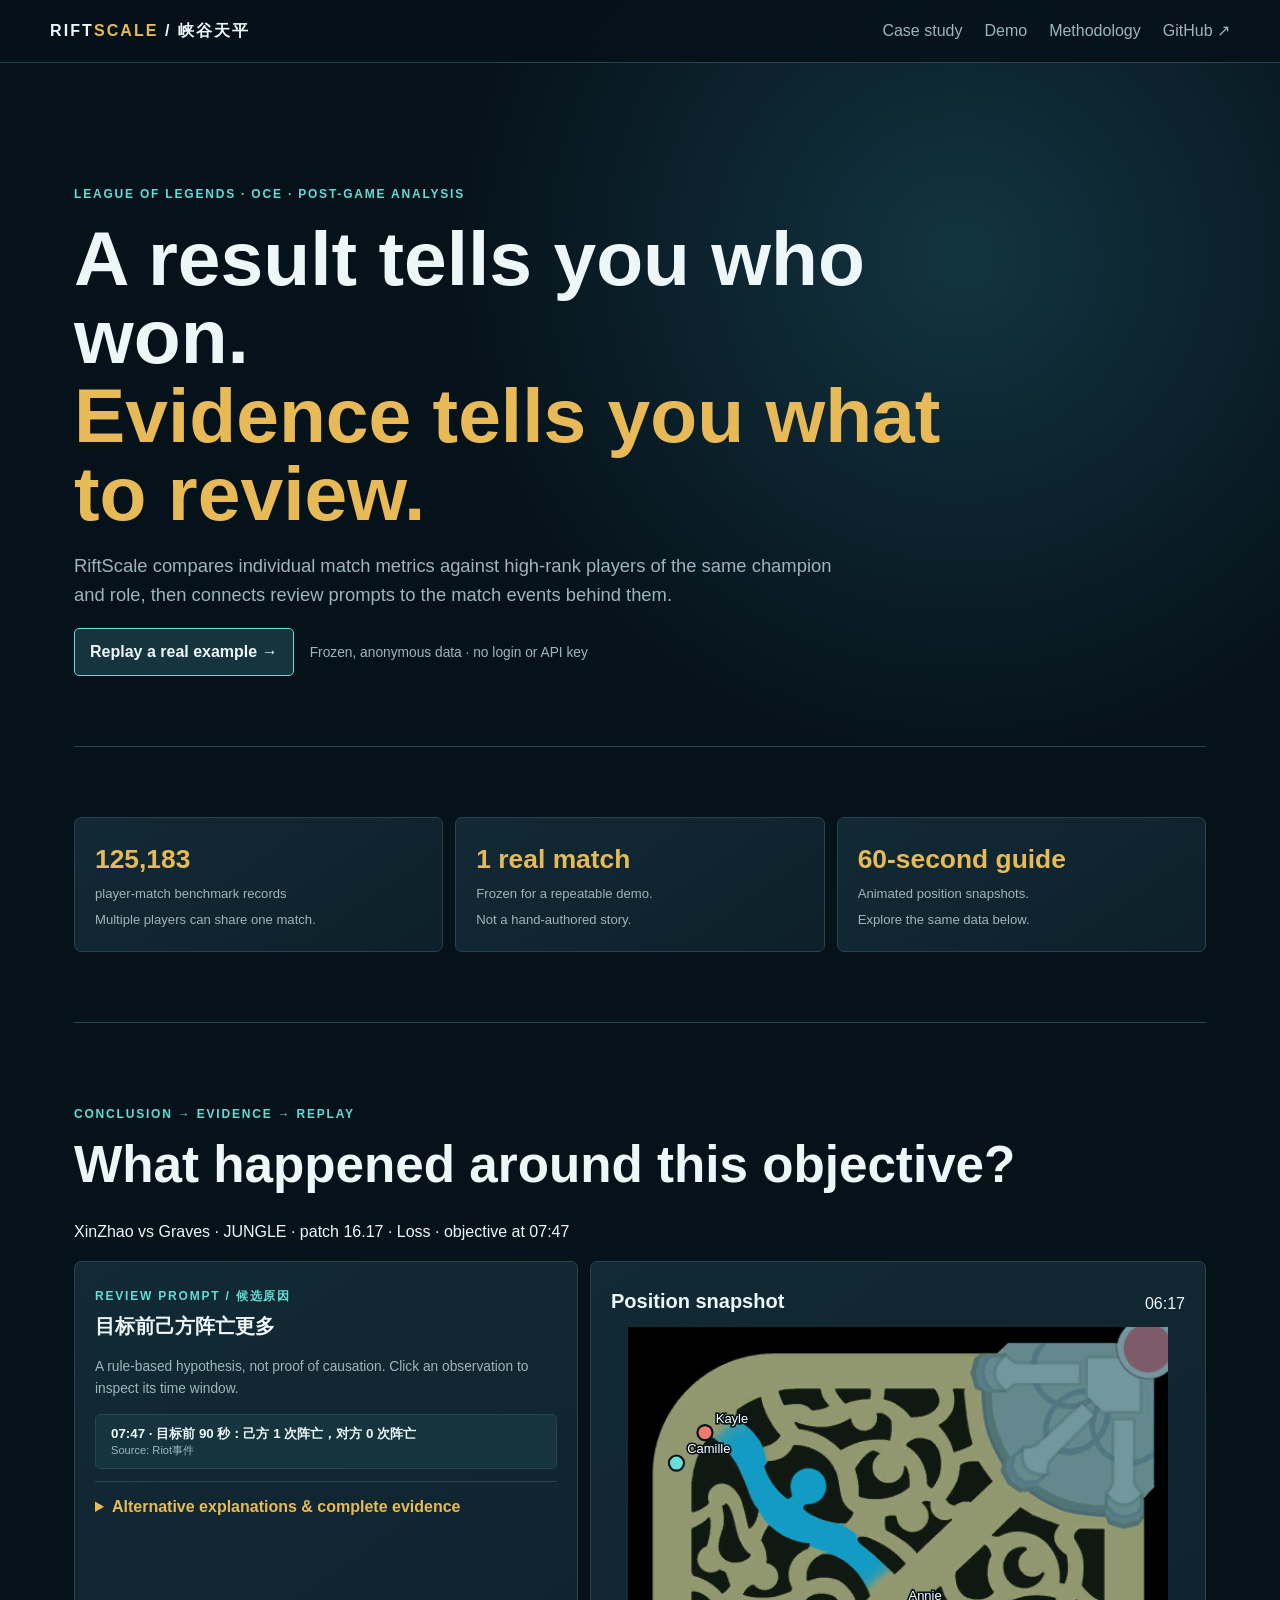
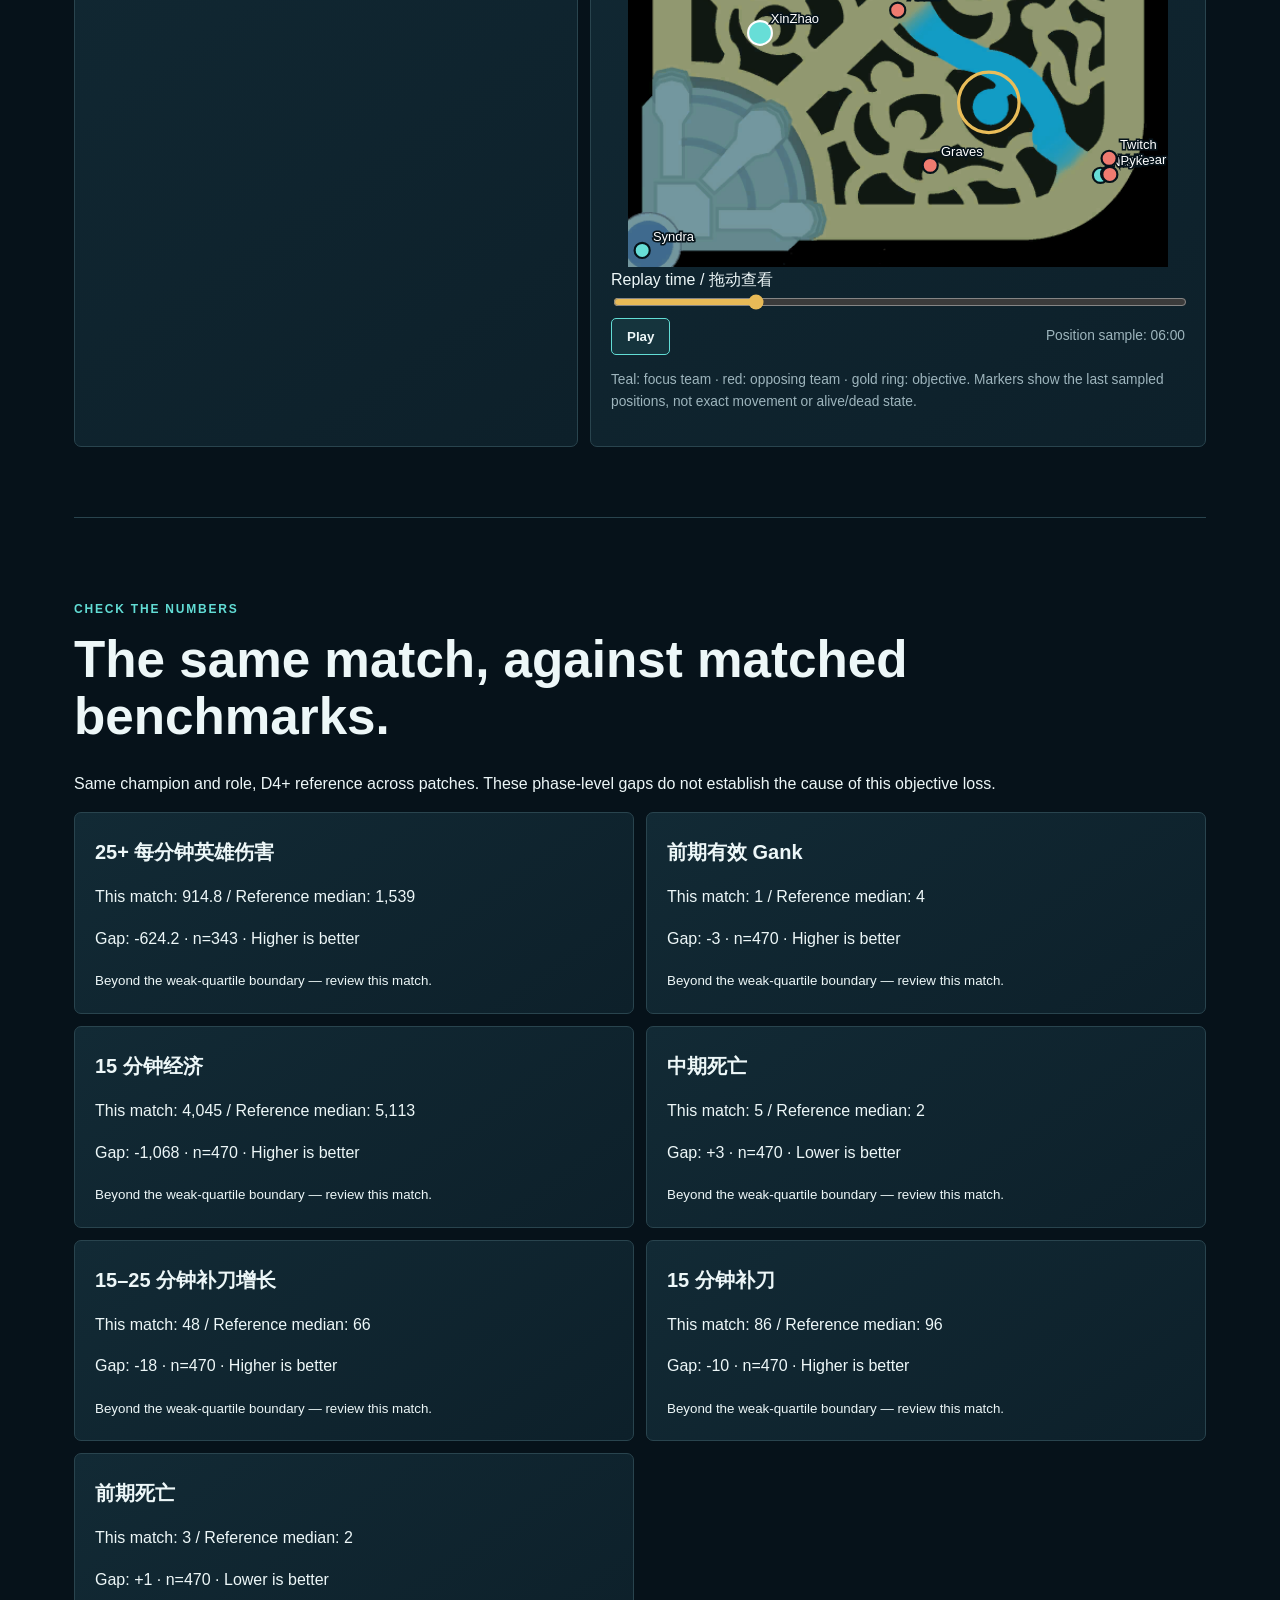
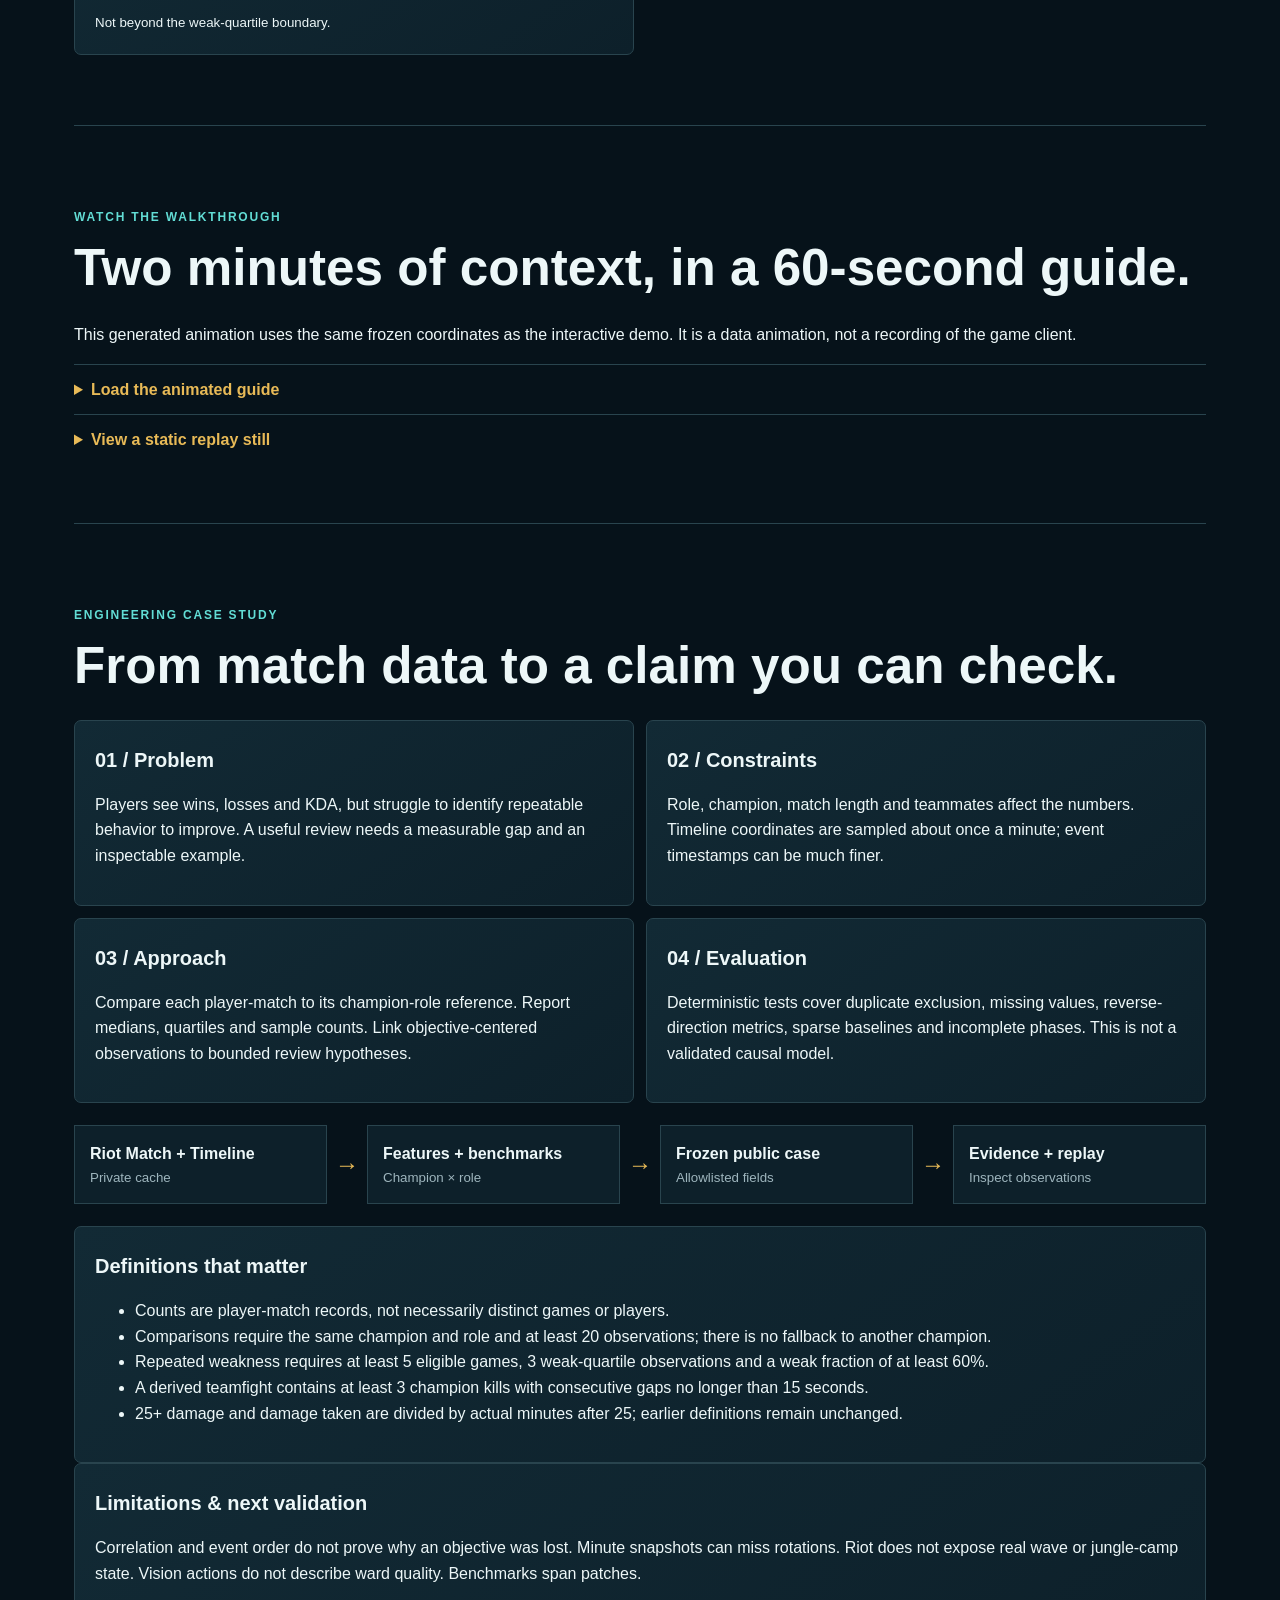
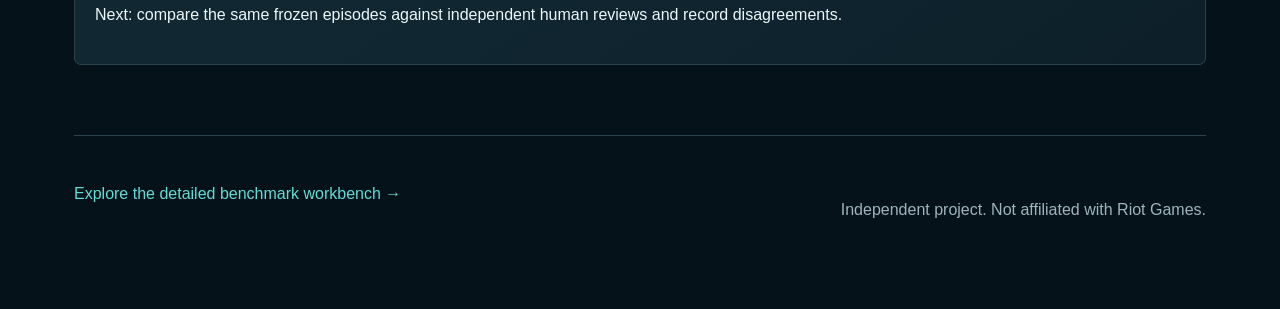
<file: portfolio/index.html>
<!doctype html>
<html lang="en"><head><meta charset="utf-8"><meta name="viewport" content="width=device-width,initial-scale=1"><title>RiftScale — evidence you can replay</title><meta name="description" content="A League of Legends analytics case study: frozen match data, champion-role benchmarks and replayable evidence."><link rel="stylesheet" href="style.css"></head>
<body><header><a href="#case-study" class="brand">RIFT<span>SCALE</span> / 峡谷天平</a><nav><a href="#case-study">Case study</a><a href="#demo">Demo</a><a href="#methodology">Methodology</a><a href="https://github.com/115581748/LOL_HIGH_RANK_MODEL">GitHub ↗</a></nav></header>
<main>
<section id="case-study" class="intro"><p class="eyebrow">LEAGUE OF LEGENDS · OCE · POST-GAME ANALYSIS</p><h1>A result tells you who won.<br><em>Evidence tells you what to review.</em></h1><p>RiftScale compares individual match metrics against high-rank players of the same champion and role, then connects review prompts to the match events behind them.</p><a class="button" href="#demo">Replay a real example →</a><span class="quiet">Frozen, anonymous data · no login or API key</span></section>
<section class="overview"><article><b id="sourceRows">—</b><span>player-match benchmark records<br>Multiple players can share one match.</span></article><article><b>1 real match</b><span>Frozen for a repeatable demo.<br>Not a hand-authored story.</span></article><article><b>60-second guide</b><span>Animated position snapshots.<br>Explore the same data below.</span></article></section>
<section id="demo"><p class="eyebrow">CONCLUSION → EVIDENCE → REPLAY</p><h2>What happened around this objective?</h2><p id="matchContext">Loading the frozen case…</p><div id="error" role="alert"></div><div class="demo-layout">
<article class="panel"><span class="eyebrow">REVIEW PROMPT / 候选原因</span><h3 id="claim">Reading the evidence</h3><p class="quiet">A rule-based hypothesis, not proof of causation. Click an observation to inspect its time window.</p><div id="evidence"></div><details><summary>Alternative explanations & complete evidence</summary><div id="alternatives"></div><div id="allFacts"></div></details></article>
<article class="panel"><div class="map-heading"><h3>Position snapshot</h3><output id="clock">00:00</output></div><div class="map"><img src="../assets/map11.png" alt="Summoner's Rift map"><svg id="map" viewBox="0 0 500 500" role="img" aria-label="Champion positions from the selected minute snapshot"></svg></div><label for="timeline">Replay time / 拖动查看</label><input id="timeline" type="range" min="0" max="1" value="0" step="1"><div class="map-heading"><button id="play" type="button" disabled>Play</button><span id="sample" class="quiet"></span></div><p class="quiet">Teal: focus team · red: opposing team · gold ring: objective. Markers show the last sampled positions, not exact movement or alive/dead state.</p></article>
</div></section>
<section><p class="eyebrow">CHECK THE NUMBERS</p><h2>The same match, against matched benchmarks.</h2><p>Same champion and role, D4+ reference across patches. These phase-level gaps do not establish the cause of this objective loss.</p><div id="benchmarks" class="metric-grid"></div></section>
<section><p class="eyebrow">WATCH THE WALKTHROUGH</p><h2>Two minutes of context, in a 60-second guide.</h2><p>This generated animation uses the same frozen coordinates as the interactive demo. It is a data animation, not a recording of the game client.</p><details><summary>Load the animated guide</summary><img class="guide" src="walkthrough.gif" alt="60-second animation of the two-minute window before the objective loss" loading="lazy"></details><details><summary>View a static replay still</summary><img class="guide" src="replay-still.png" alt="Final sampled positions in the selected objective window" loading="lazy"></details></section>
<section id="methodology"><p class="eyebrow">ENGINEERING CASE STUDY</p><h2>From match data to a claim you can check.</h2><div class="study-grid"><article class="panel"><h3>01 / Problem</h3><p>Players see wins, losses and KDA, but struggle to identify repeatable behavior to improve. A useful review needs a measurable gap and an inspectable example.</p></article><article class="panel"><h3>02 / Constraints</h3><p>Role, champion, match length and teammates affect the numbers. Timeline coordinates are sampled about once a minute; event timestamps can be much finer.</p></article><article class="panel"><h3>03 / Approach</h3><p>Compare each player-match to its champion-role reference. Report medians, quartiles and sample counts. Link objective-centered observations to bounded review hypotheses.</p></article><article class="panel"><h3>04 / Evaluation</h3><p>Deterministic tests cover duplicate exclusion, missing values, reverse-direction metrics, sparse baselines and incomplete phases. This is not a validated causal model.</p></article></div>
<div class="architecture"><div>Riot Match + Timeline<small>Private cache</small></div><span>→</span><div>Features + benchmarks<small>Champion × role</small></div><span>→</span><div>Frozen public case<small>Allowlisted fields</small></div><span>→</span><div>Evidence + replay<small>Inspect observations</small></div></div>
<article class="panel"><h3>Definitions that matter</h3><ul><li>Counts are player-match records, not necessarily distinct games or players.</li><li>Comparisons require the same champion and role and at least 20 observations; there is no fallback to another champion.</li><li>Repeated weakness requires at least 5 eligible games, 3 weak-quartile observations and a weak fraction of at least 60%.</li><li>A derived teamfight contains at least 3 champion kills with consecutive gaps no longer than 15 seconds.</li><li>25+ damage and damage taken are divided by actual minutes after 25; earlier definitions remain unchanged.</li></ul></article>
<article class="panel"><h3>Limitations & next validation</h3><p>Correlation and event order do not prove why an objective was lost. Minute snapshots can miss rotations. Riot does not expose real wave or jungle-camp state. Vision actions do not describe ward quality. Benchmarks span patches.</p><p>Next: compare the same frozen episodes against independent human reviews and record disagreements.</p></article></section>
<footer><a href="../conditional-model.html">Explore the detailed benchmark workbench →</a><p>Independent project. Not affiliated with Riot Games.</p></footer>
</main><script src="demo.js"></script></body></html>
</file>
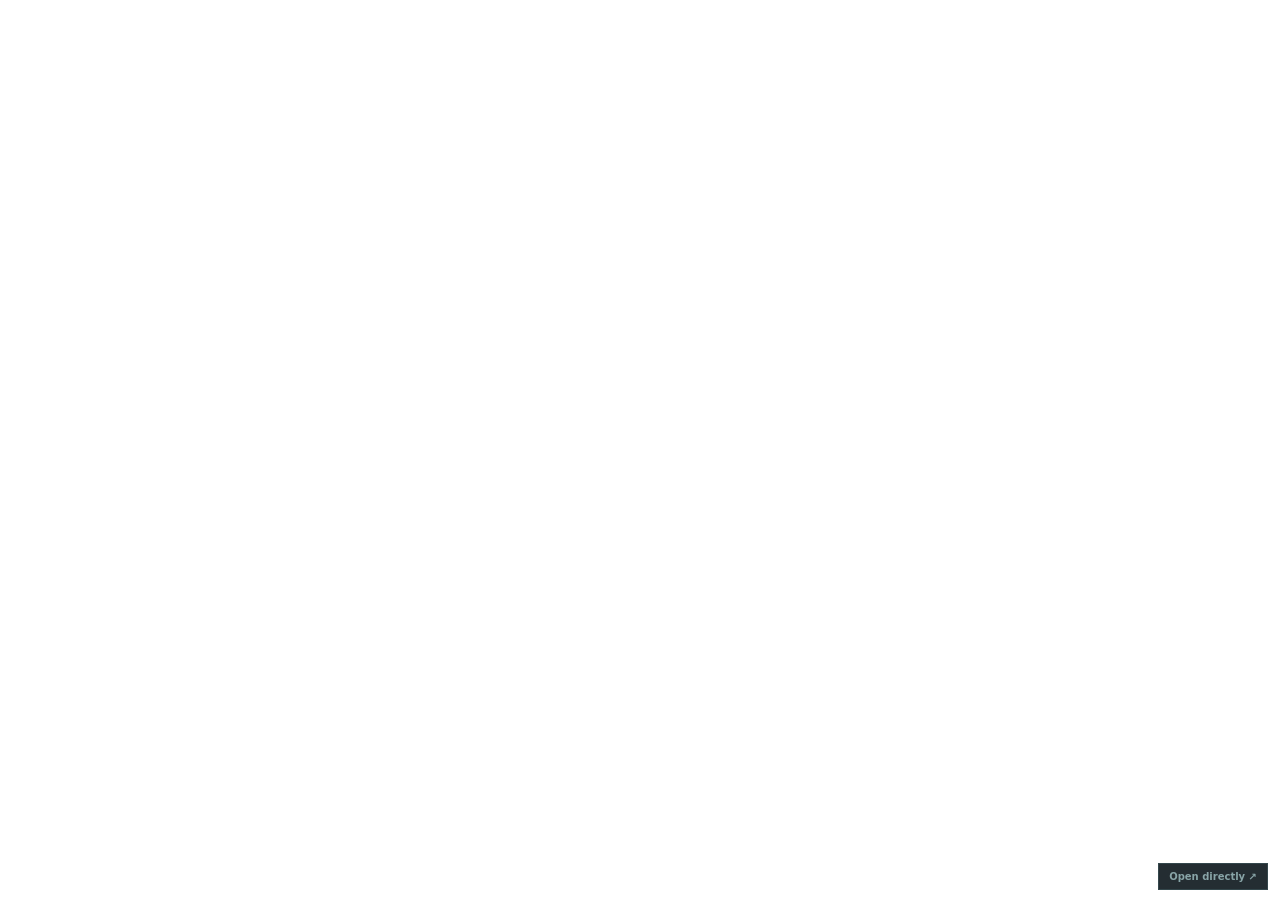
<file: riftscale.html>
<!doctype html>
<html lang="en">
<head>
  <meta charset="utf-8">
  <meta name="viewport" content="width=device-width, initial-scale=1">
  <title>RiftScale | Match-by-match performance ranking</title>
  <meta name="description" content="See how each part of your League of Legends match compares with high-rank OCE players on the same champion and role.">
  <meta property="og:type" content="website">
  <meta property="og:site_name" content="RiftScale">
  <meta property="og:title" content="RiftScale | Your rank is one number. Your gameplay isn't.">
  <meta property="og:description" content="Match-by-match performance ranking against high-rank OCE players on the same champion and role.">
  <meta property="og:url" content="https://115581748.github.io/LOL_HIGH_RANK_MODEL/riftscale.html">
  <meta property="og:image" content="https://115581748.github.io/LOL_HIGH_RANK_MODEL/riftscale/og.png">
  <meta name="twitter:card" content="summary_large_image">
  <meta name="twitter:title" content="RiftScale | Your rank is one number. Your gameplay isn't.">
  <meta name="twitter:description" content="Match-by-match performance ranking for OCE League of Legends.">
  <meta name="twitter:image" content="https://115581748.github.io/LOL_HIGH_RANK_MODEL/riftscale/og.png">
  <style>
    :root { color-scheme: dark; background: #061116; }
    * { box-sizing: border-box; }
    html, body { width: 100%; height: 100%; margin: 0; overflow: hidden; background: #061116; }
    iframe { display: block; width: 100%; height: 100%; border: 0; background: #061116; }
    .loading {
      position: fixed; inset: 0; z-index: 2; display: grid; place-items: center;
      color: #63e2d6; background: radial-gradient(circle at 50% 40%, #102b30, #061116 62%);
      font: 800 12px/1.4 ui-sans-serif, system-ui; letter-spacing: .18em; transition: opacity .25s ease;
    }
    .loading::before {
      content: ""; width: 42px; height: 42px; margin: 0 auto 15px; display: block;
      border: 1px solid rgba(99,226,214,.25); border-top-color: #63e2d6; transform: rotate(45deg);
      animation: pulse 1.1s ease-in-out infinite alternate;
    }
    .loading.hidden { opacity: 0; pointer-events: none; }
    .fallback {
      position: fixed; right: 12px; bottom: 10px; z-index: 3; padding: 7px 10px;
      color: #88a4a7; background: rgba(6,17,22,.88); font: 600 10px ui-sans-serif, system-ui;
      text-decoration: none; border: 1px solid rgba(130,193,194,.18);
    }
    @keyframes pulse { to { border-color: #f3bd54; transform: rotate(135deg) scale(.86); } }
  </style>
</head>
<body>
  <div class="loading" id="loading"><span>LOADING RIFTSCALE</span></div>
  <iframe
    src="https://riftscale-oce.zhangxingchi04.chatgpt.site/"
    title="RiftScale OCE match performance ranking"
    allow="clipboard-write"
    referrerpolicy="strict-origin-when-cross-origin"
    onload="document.getElementById('loading').classList.add('hidden')"
  ></iframe>
  <a class="fallback" href="https://riftscale-oce.zhangxingchi04.chatgpt.site/" target="_blank" rel="noopener">Open directly ↗</a>
</body>
</html>
</file>
<file: portfolio/style.css>
:root{color-scheme:dark;--bg:#06121a;--panel:#0d202a;--panel2:#122a35;--line:#29444e;--text:#edf7f8;--muted:#9eb5bd;--teal:#62ddd5;--gold:#e8ba57;--red:#ee7b70}*{box-sizing:border-box}html{scroll-behavior:smooth}body{margin:0;background:radial-gradient(circle at 75% 5%,#123441 0,transparent 32rem),var(--bg);color:var(--text);font:16px/1.6 Inter,"Segoe UI",Arial,sans-serif}header{position:sticky;top:0;z-index:5;display:flex;justify-content:space-between;align-items:center;padding:18px max(24px,calc((100% - 1180px)/2));background:#06121aea;border-bottom:1px solid var(--line);backdrop-filter:blur(12px)}a{color:var(--teal);text-decoration:none}.brand{font-weight:800;letter-spacing:.13em;color:var(--text)}.brand span{color:var(--gold)}nav{display:flex;gap:22px}nav a{color:var(--muted)}main{max-width:1180px;margin:auto;padding:0 24px}section{padding:70px 0;border-bottom:1px solid var(--line)}.intro{padding-top:110px}.eyebrow{color:var(--teal);font-size:.75rem;font-weight:800;letter-spacing:.15em}h1{max-width:900px;font-size:clamp(2.5rem,6vw,5.4rem);line-height:1.02;margin:.2em 0}h1 em{color:var(--gold);font-style:normal}h2{font-size:clamp(2rem,4vw,3.2rem);line-height:1.1;margin:.25em 0 .5em}h3{font-size:1.25rem;margin:.15em 0 .5em}.intro>p:not(.eyebrow){max-width:760px;color:var(--muted);font-size:1.15rem}.button,button{display:inline-block;border:1px solid var(--teal);background:#15343d;color:var(--text);padding:10px 15px;border-radius:5px;font-weight:700;cursor:pointer}.quiet{color:var(--muted);font-size:.86rem}.intro .quiet{margin-left:16px}.overview,.demo-layout,.study-grid,.metric-grid{display:grid;gap:12px}.overview{grid-template-columns:repeat(3,1fr)}.overview article,.panel{background:linear-gradient(145deg,var(--panel2),var(--panel));border:1px solid var(--line);border-radius:7px;padding:20px}.overview b{display:block;color:var(--gold);font-size:1.65rem}.overview span{color:var(--muted);font-size:.82rem}.demo-layout{grid-template-columns:.9fr 1.1fr}.study-grid,.metric-grid{grid-template-columns:repeat(2,1fr)}.fact{display:block;width:100%;margin:8px 0;text-align:left;border-color:var(--line)}.fact small{display:block;color:var(--muted);font-weight:400}.map-heading{display:flex;justify-content:space-between;align-items:center}.map{position:relative;max-width:540px;margin:auto}.map img{display:block;width:100%}.map svg{position:absolute;inset:0;width:100%;height:100%}input[type=range]{width:100%;accent-color:var(--gold)}details{margin-top:12px;border-top:1px solid var(--line);padding-top:12px}summary{cursor:pointer;color:var(--gold);font-weight:700}.guide{display:block;max-width:560px;width:100%;margin:18px auto;border:1px solid var(--line)}.architecture{display:flex;align-items:stretch;gap:8px;margin:22px 0}.architecture div{flex:1;background:var(--panel);border:1px solid var(--line);padding:15px;font-weight:700}.architecture small{display:block;color:var(--muted);font-weight:400}.architecture span{align-self:center;color:var(--gold);font-size:1.5rem}footer{padding:45px 0 70px;display:flex;justify-content:space-between;color:var(--muted)}#error{color:var(--red)}:focus-visible{outline:3px solid var(--gold);outline-offset:3px}@media(max-width:760px){nav{display:none}.overview,.demo-layout,.study-grid,.metric-grid{grid-template-columns:1fr}.architecture{flex-direction:column}.architecture>span{transform:rotate(90deg)}.intro .quiet{display:block;margin:12px 0}footer{display:block}}
</file>
